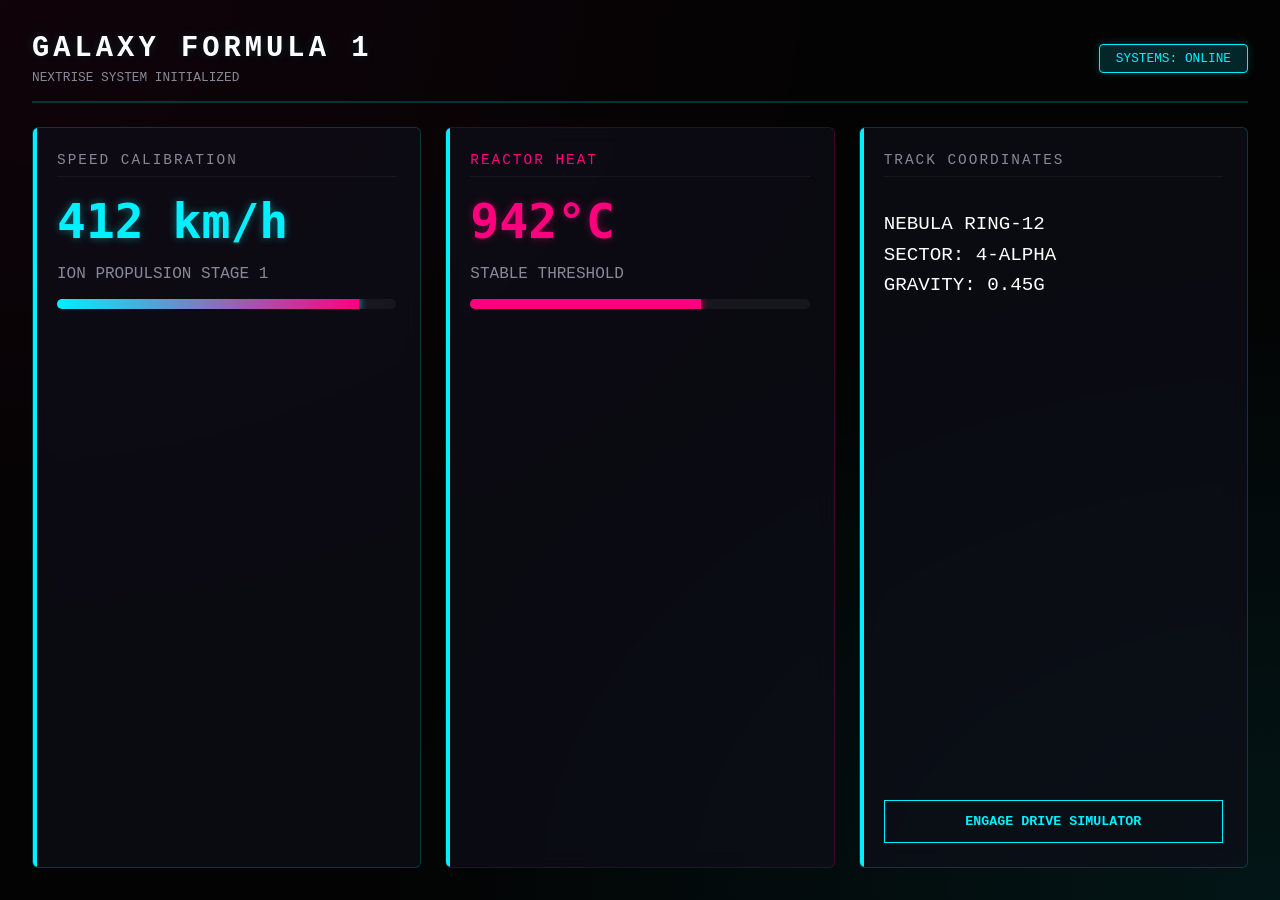
<file: dashboard.html>
<!DOCTYPE html>
<html lang="en">
<head>
    <meta charset="UTF-8">
    <meta name="viewport" content="width=device-width, initial-scale=1.0">
    <title>GALAXY F1 // Telemetry Dashboard</title>
    <style>
        :root {
            --bg: #030303;
            --accent: #00f0ff;
            --accent-dim: rgba(0, 240, 255, 0.15);
            --neon-pink: #ff007f;
            --text-main: #ffffff;
            --text-muted: #888899;
            --panel-bg: rgba(15, 15, 25, 0.7);
            --border: rgba(0, 240, 255, 0.2);
        }

        * { margin: 0; padding: 0; box-sizing: border-box; font-family: 'Courier New', Courier, monospace; }

        body {
            background-color: var(--bg);
            background-image: 
                radial-gradient(at 0% 0%, rgba(255, 0, 127, 0.05) 0px, transparent 50%),
                radial-gradient(at 100% 100%, rgba(0, 240, 255, 0.08) 0px, transparent 50%);
            color: var(--text-main);
            min-height: 100vh;
            padding: 2rem;
            display: flex;
            flex-direction: column;
            gap: 1.5rem;
        }

        header {
            display: flex;
            justify-content: space-between;
            align-items: center;
            border-bottom: 2px solid var(--border);
            padding-bottom: 1rem;
        }

        .logo-section h1 {
            font-size: 1.8rem;
            font-weight: 900;
            letter-spacing: 4px;
            color: var(--text-main);
            text-shadow: 0 0 10px var(--accent-dim);
        }

        .status-badge {
            background: var(--accent-dim);
            border: 1px solid var(--accent);
            color: var(--accent);
            padding: 0.4rem 1rem;
            font-size: 0.8rem;
            border-radius: 4px;
            text-transform: uppercase;
            box-shadow: 0 0 10px rgba(0, 240, 255, 0.2);
            animation: pulse 2s infinite;
        }

        .dashboard-grid {
            display: grid;
            grid-template-columns: repeat(auto-fit, minmax(300px, 1fr));
            gap: 1.5rem;
            flex-grow: 1;
        }

        .panel {
            background: var(--panel-bg);
            border: 1px solid var(--border);
            border-radius: 6px;
            padding: 1.5rem;
            display: flex;
            flex-direction: column;
            gap: 1rem;
            backdrop-filter: blur(10px);
            position: relative;
            overflow: hidden;
        }

        .panel::before {
            content: '';
            position: absolute;
            top: 0; left: 0; width: 4px; height: 100%;
            background: var(--accent);
        }

        .panel-title {
            font-size: 0.9rem;
            text-transform: uppercase;
            letter-spacing: 2px;
            color: var(--text-muted);
            border-bottom: 1px solid rgba(255,255,255,0.05);
            padding-bottom: 0.5rem;
        }

        .telemetry-val {
            font-size: 3rem;
            font-weight: bold;
            color: var(--accent);
            font-family: monospace;
            text-shadow: 0 0 8px rgba(0, 240, 255, 0.4);
        }

        .progress-bar-container {
            background: rgba(255,255,255,0.05);
            height: 10px;
            border-radius: 5px;
            overflow: hidden;
        }

        .progress-bar {
            height: 100%;
            background: linear-gradient(90deg, var(--accent), var(--neon-pink));
            width: 78%;
            box-shadow: 0 0 8px var(--accent);
        }

        .button-action {
            background: transparent;
            border: 1px solid var(--accent);
            color: var(--accent);
            padding: 0.8rem;
            text-transform: uppercase;
            font-weight: bold;
            cursor: pointer;
            transition: 0.3s;
            margin-top: auto;
        }

        .button-action:hover {
            background: var(--accent);
            color: var(--bg);
            box-shadow: 0 0 15px var(--accent);
        }

        @keyframes pulse {
            0% { opacity: 0.7; }
            50% { opacity: 1; }
            100% { opacity: 0.7; }
        }
    </style>
</head>
<body>

    <header>
        <div class="logo-section">
            <h1>GALAXY FORMULA 1</h1>
            <p style="color: var(--text-muted); font-size: 0.8rem; margin-top: 5px;">NEXTRISE SYSTEM INITIALIZED</p>
        </div>
        <div class="status-badge">SYSTEMS: ONLINE</div>
    </header>

    <main class="dashboard-grid">
        <div class="panel">
            <div class="panel-title">SPEED CALIBRATION</div>
            <div class="telemetry-val" id="speed-val">412 km/h</div>
            <p style="color: var(--text-muted);">ION PROPULSION STAGE 1</p>
            <div class="progress-bar-container">
                <div class="progress-bar" style="width: 89%;"></div>
            </div>
        </div>

        <div class="panel" style="border-color: rgba(255, 0, 127, 0.2);">
            <div class="panel-title" style="color: var(--neon-pink);">REACTOR HEAT</div>
            <div class="telemetry-val" id="heat-val" style="color: var(--neon-pink); text-shadow: 0 0 8px rgba(255, 0, 127, 0.4);">942°C</div>
            <p style="color: var(--text-muted);">STABLE THRESHOLD</p>
            <div class="progress-bar-container">
                <div class="progress-bar" style="width: 68%; background: var(--neon-pink); box-shadow: 0 0 8px var(--neon-pink);"></div>
            </div>
        </div>

        <div class="panel">
            <div class="panel-title">TRACK COORDINATES</div>
            <div style="font-size: 1.2rem; margin: 1rem 0; line-height: 1.6;">
                NEBULA RING-12<br>
                SECTOR: 4-ALPHA<br>
                GRAVITY: 0.45G
            </div>
            <button class="button-action" onclick="engageHyperdrive()">Engage Drive Simulator</button>
        </div>
    </main>

    <script>
        function engageHyperdrive() {
            alert("Hyperdrive simulation sequence initialized! Systems operating at maximum capacity.");
            let speed = document.getElementById('speed-val');
            let heat = document.getElementById('heat-val');
            
            // Fast simulation trigger
            let count = 412;
            let interval = setInterval(() => {
                if(count >= 500) {
                    clearInterval(interval);
                } else {
                    count += 3;
                    speed.innerText = count + " km/h";
                    heat.innerText = (942 + (count - 412) * 2) + "°C";
                }
            }, 50);
        }
    </script>
</body>
</html>
</file>
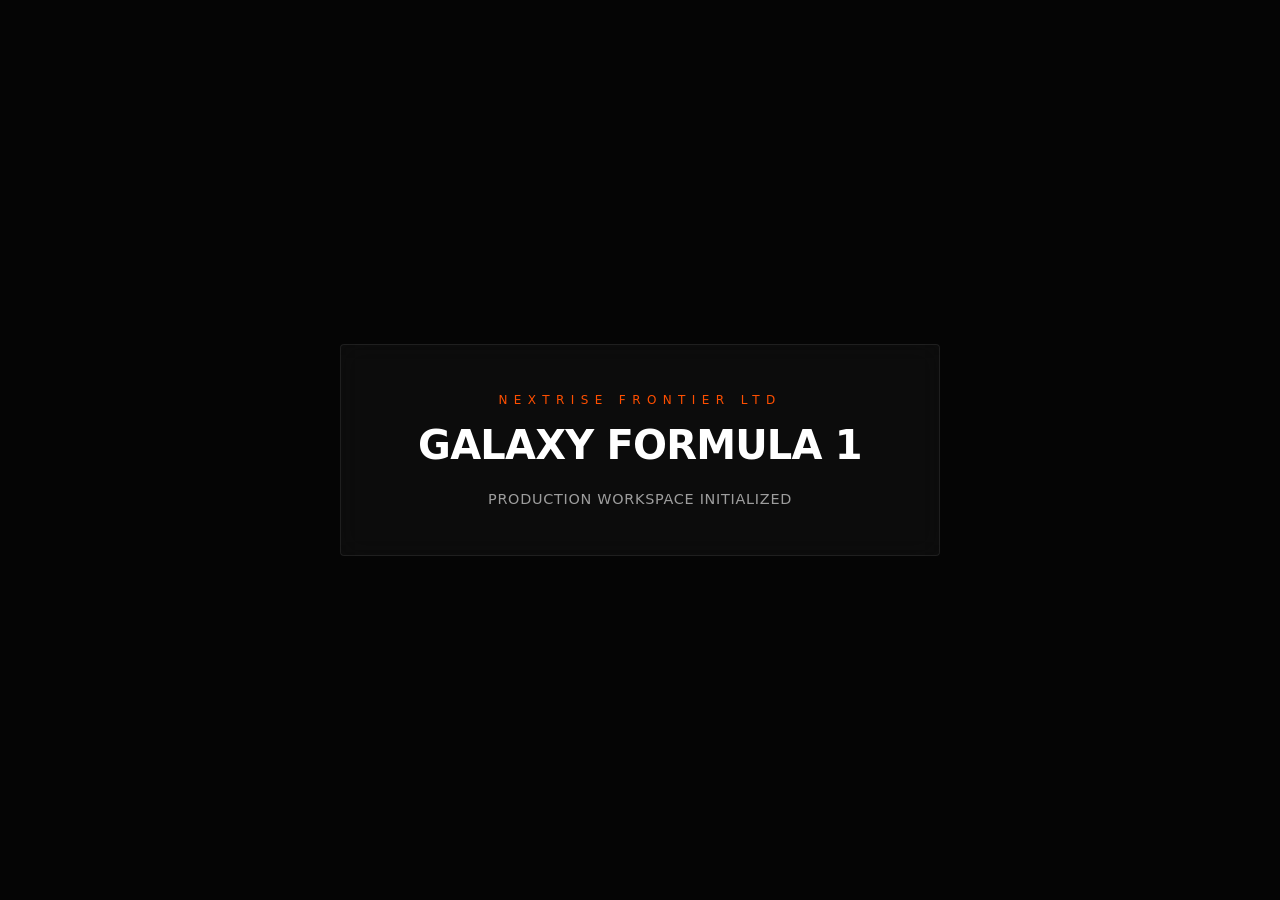
<file: home.html>
<!DOCTYPE html>
<html lang="en">
<head>
    <meta charset="UTF-8">
    <meta name="viewport" content="width=device-width, initial-scale=1.0">
    <title>Galaxy and Formula 1 | Nextrise Frontier</title>
    <style>
        :root {
            --bg: #050505;
            --accent: #ff4f00;
            --text: #ffffff;
            --glass: rgba(255, 255, 255, 0.03);
            --border: rgba(255, 255, 255, 0.08);
        }

        * { margin: 0; padding: 0; box-sizing: border-box; }

        body {
            background-color: var(--bg);
            color: var(--text);
            font-family: system-ui, -apple-system, sans-serif;
            overflow-x: hidden;
            display: flex;
            align-items: center;
            justify-content: center;
            height: 100vh;
        }

        .container {
            text-align: center;
            padding: 3rem;
            border: 1px solid var(--border);
            background: var(--glass);
            backdrop-filter: blur(12px);
            border-radius: 4px;
            max-width: 600px;
            width: 90%;
        }

        .brand {
            font-size: 0.75rem;
            text-transform: uppercase;
            letter-spacing: 0.4rem;
            color: var(--accent);
            margin-bottom: 1rem;
            display: block;
        }

        h1 {
            font-size: 2.5rem;
            font-weight: 800;
            letter-spacing: -0.02em;
            line-height: 1.1;
            margin-bottom: 1.5rem;
            text-transform: uppercase;
        }

        p {
            font-size: 0.9rem;
            opacity: 0.6;
            letter-spacing: 0.05em;
            text-transform: uppercase;
        }
    </style>
</head>
<body>

    <div class="container">
        <span class="brand">Nextrise Frontier Ltd</span>
        <h1>Galaxy Formula 1</h1>
        <p>Production Workspace Initialized</p>
    </div>

</body>
</html>
</file>
